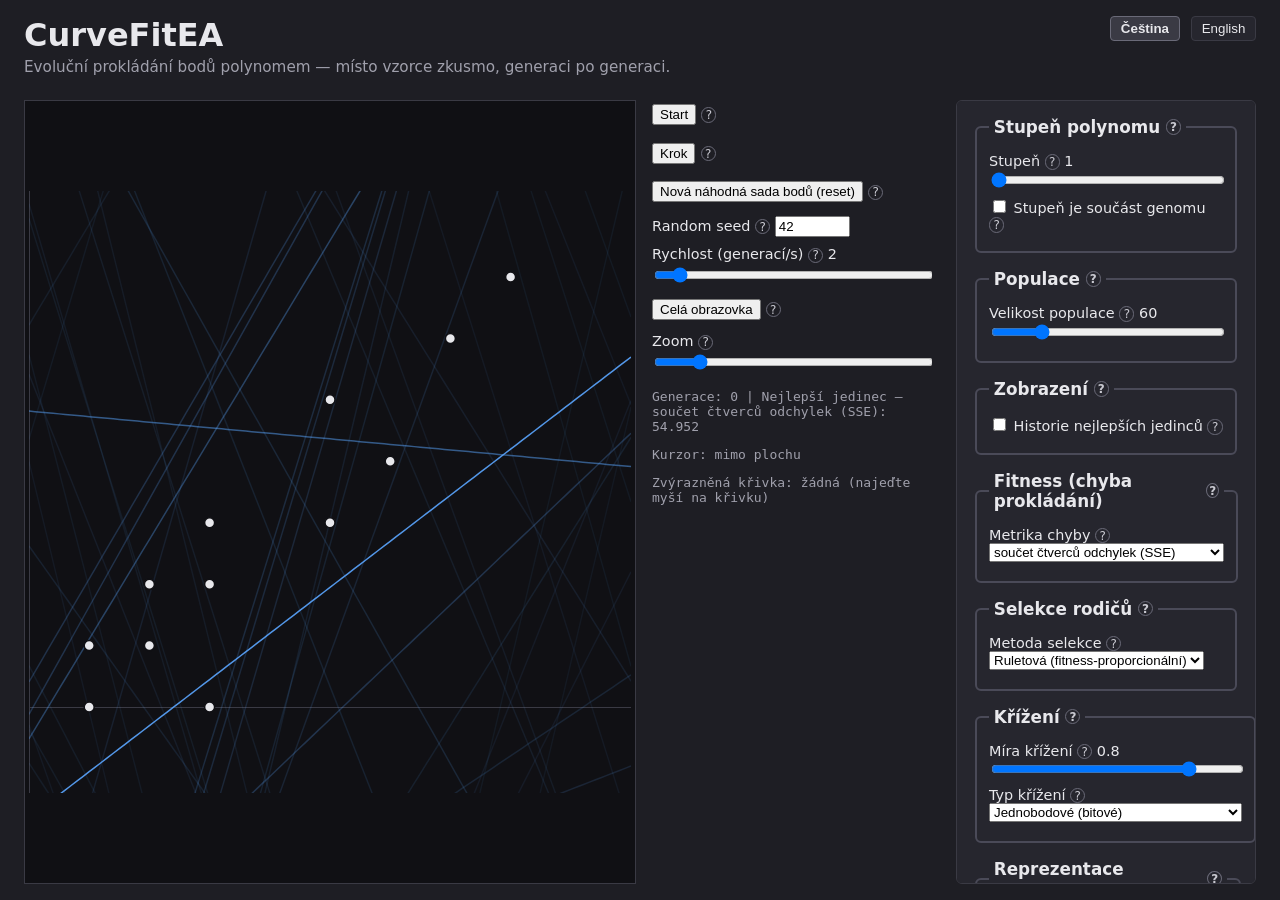
<file: EVA/CurveFitEA/index.html>
<!DOCTYPE html>
<html lang="cs">
<head>
  <meta charset="UTF-8">
  <title data-i18n="page_title">CurveFitEA</title>
  <link rel="stylesheet" href="style.css">
</head>
<body>

  <header>
    <div id="lang-switcher">
      <button type="button" id="lang-cs-btn">Čeština</button>
      <button type="button" id="lang-en-btn">English</button>
    </div>
    <h1>CurveFitEA</h1>
    <p class="subtitle" data-i18n="subtitle"></p>
  </header>

  <main>
    <!-- simulation-wrapper drží plochu i prostřední pruh pohromadě jako jeden
         celek (EvoMice spec 14.2, stejná konvence) — je to i požádaný element
         Fullscreen API (viz main.js). #controls (nastavení evoluce) je
         záměrně mimo. -->
    <div id="simulation-wrapper">
      <!-- Plocha — jen samotný canvas, žádné ovládání ani informace uvnitř
           (co největší čtverec z dostupného místa, nic ho nesmí zmenšovat).
           Zoom (CSS zoom na #canvas-container, viz applyZoom v render.js)
           roztáhne canvas-container nad rozměr #canvas-area, čímž se tu
           (overflow: auto) objeví posuvníky pro výřez; tažením pravým
           tlačítkem myši lze výřez posouvat (panning), viz main.js. -->
      <section id="canvas-area">
        <div id="canvas-container">
          <canvas id="sim-canvas"></canvas>
        </div>
      </section>

      <!-- Ovládání běhu evoluce (start/pauza, krok, reset+seed, rychlost),
           zoom, fullscreen a informační řádky (kurzor, statistika, zvýrazněná
           křivka) — v prostředním pruhu MEZI plochou a panelem nastavení, ne
           nad/přes plochu a ne přes nastavení, ať plocha dostane co největší
           dostupný čtverec (stejná konvence jako EvoMice spec 14.2). -->
      <section id="middle-panel">
        <div id="run-controls">
          <span class="btn-with-help">
            <button type="button" id="start-pause-btn"></button>
            <span class="help-icon" tabindex="0" data-i18n-tooltip="start_pause_btn_tooltip">?</span>
          </span>
          <span class="btn-with-help">
            <button type="button" id="step-btn" data-i18n="step_btn"></button>
            <span class="help-icon" tabindex="0" data-i18n-tooltip="step_btn_tooltip">?</span>
          </span>
          <span class="btn-with-help">
            <button type="button" id="reset-btn" data-i18n="reset_btn"></button>
            <span class="help-icon" tabindex="0" data-i18n-tooltip="reset_btn_tooltip">?</span>
          </span>
          <!-- Seed patří k resetu (stejná konvence jako EvoMice 13.10) —
               reset tlačítko výš vždycky čte aktuální hodnotu tohodle pole. -->
          <label id="seed-control" for="seed-input">
            <span data-i18n="seed_label"></span>
            <span class="help-icon" tabindex="0" data-i18n-tooltip="seed_label_tooltip">?</span>
            <input type="number" id="seed-input" value="42" step="1">
          </label>
          <label id="speed-control" for="speed-slider">
            <span data-i18n="speed_label"></span>
            <span class="help-icon" tabindex="0" data-i18n-tooltip="speed_label_tooltip">?</span>
            <span id="speed-value">2</span>
            <input type="range" id="speed-slider" min="0" max="30" step="1" value="2">
          </label>

          <span class="btn-with-help">
            <button type="button" id="fullscreen-btn"></button>
            <span class="help-icon" tabindex="0" data-i18n-tooltip="fullscreen_btn_tooltip">?</span>
          </span>
          <!-- Zoom patří k zobrazení plochy, ne k nastavení evoluce (stejná
               konvence jako EvoMice 12.3) — proto je tady vedle fullscreen
               tlačítka, ne ve fieldsetu nastavení. -->
          <label id="zoom-control" for="zoom-slider">
            <span data-i18n="zoom_label"></span>
            <span class="help-icon" tabindex="0" data-i18n-tooltip="zoom_label_tooltip">?</span>
            <input type="range" id="zoom-slider" min="0.5" max="4" step="0.1" value="1">
          </label>
        </div>

        <p id="stats-line"></p>
        <p id="cursor-position-line" data-i18n="cursor_position_none"></p>
        <p id="highlighted-curve-line" data-i18n="highlighted_curve_none"></p>
      </section>
    </div>

    <aside id="controls">

      <fieldset>
        <legend>
          <span data-i18n="section_degree_legend"></span>
          <span class="help-icon" tabindex="0" data-i18n-tooltip="section_degree_legend_tooltip">?</span>
        </legend>
        <label for="degree-slider">
          <span data-i18n="degree_label"></span>
          <span class="help-icon" tabindex="0" data-i18n-tooltip="degree_label_tooltip">?</span>
          <span id="degree-value">1</span>
          <input type="range" id="degree-slider" min="1" max="8" step="1" value="1">
        </label>
        <label>
          <input type="checkbox" id="degree-evolves-checkbox">
          <span data-i18n="degree_evolves_label"></span>
          <span class="help-icon" tabindex="0" data-i18n-tooltip="degree_evolves_label_tooltip">?</span>
        </label>
        <label for="degree-mutation-rate-slider"
               data-show-when-checkbox="degree-evolves-checkbox" data-show-when-checked="true">
          <span data-i18n="degree_mutation_rate_label"></span>
          <span class="help-icon" tabindex="0" data-i18n-tooltip="degree_mutation_rate_label_tooltip">?</span>
          <span id="degree-mutation-rate-value">0.1</span>
          <input type="range" id="degree-mutation-rate-slider" min="0" max="1" step="0.05" value="0.1">
        </label>
      </fieldset>

      <fieldset>
        <legend>
          <span data-i18n="section_population_legend"></span>
          <span class="help-icon" tabindex="0" data-i18n-tooltip="section_population_legend_tooltip">?</span>
        </legend>
        <label for="population-size-slider">
          <span data-i18n="population_size_label"></span>
          <span class="help-icon" tabindex="0" data-i18n-tooltip="population_size_label_tooltip">?</span>
          <span id="population-size-value">60</span>
          <input type="range" id="population-size-slider" min="1" max="300" step="1" value="60">
        </label>
      </fieldset>

      <fieldset>
        <legend>
          <span data-i18n="section_display_legend"></span>
          <span class="help-icon" tabindex="0" data-i18n-tooltip="section_display_legend_tooltip">?</span>
        </legend>
        <label>
          <input type="checkbox" id="history-toggle-checkbox">
          <span data-i18n="history_toggle_label"></span>
          <span class="help-icon" tabindex="0" data-i18n-tooltip="history_toggle_label_tooltip">?</span>
        </label>
      </fieldset>

      <fieldset>
        <legend>
          <span data-i18n="section_fitness_legend"></span>
          <span class="help-icon" tabindex="0" data-i18n-tooltip="section_fitness_legend_tooltip">?</span>
        </legend>
        <label for="fitness-type-select">
          <span data-i18n="fitness_type_label"></span>
          <span class="help-icon" tabindex="0" data-i18n-tooltip="fitness_type_label_tooltip">?</span>
          <select id="fitness-type-select">
            <option value="sse" data-i18n="fitness_sse"></option>
            <option value="mae" data-i18n="fitness_mae"></option>
            <option value="max-error" data-i18n="fitness_max_error"></option>
            <option value="hit-count" data-i18n="fitness_hit_count"></option>
          </select>
        </label>
        <label for="fitness-tolerance-slider"
               data-show-when-select="fitness-type-select" data-show-when-value="hit-count">
          <span data-i18n="fitness_tolerance_label"></span>
          <span class="help-icon" tabindex="0" data-i18n-tooltip="fitness_tolerance_label_tooltip">?</span>
          <span id="fitness-tolerance-value">1</span>
          <input type="range" id="fitness-tolerance-slider" min="0.1" max="5" step="0.1" value="1">
        </label>
      </fieldset>

      <fieldset>
        <legend>
          <span data-i18n="section_selection_legend"></span>
          <span class="help-icon" tabindex="0" data-i18n-tooltip="section_selection_legend_tooltip">?</span>
        </legend>
        <label for="selection-method-select">
          <span data-i18n="selection_method_label"></span>
          <span class="help-icon" tabindex="0" data-i18n-tooltip="selection_method_label_tooltip">?</span>
          <select id="selection-method-select">
            <option value="roulette" data-i18n="selection_roulette"></option>
            <option value="tournament" data-i18n="selection_tournament"></option>
          </select>
        </label>
        <!-- Vidět jen pro turnajovou selekci (stejná konvence jako EvoMice
             13.8) — jinde nedává smysl, ne jen dočasně. -->
        <label for="tournament-size-slider"
               data-show-when-select="selection-method-select" data-show-when-value="tournament">
          <span data-i18n="tournament_size_label"></span>
          <span class="help-icon" tabindex="0" data-i18n-tooltip="tournament_size_label_tooltip">?</span>
          <span id="tournament-size-value">3</span>
          <input type="range" id="tournament-size-slider" min="2" max="10" step="1" value="3">
        </label>
      </fieldset>

      <fieldset>
        <legend>
          <span data-i18n="section_crossover_legend"></span>
          <span class="help-icon" tabindex="0" data-i18n-tooltip="section_crossover_legend_tooltip">?</span>
        </legend>
        <label for="crossover-rate-slider">
          <span data-i18n="crossover_rate_label"></span>
          <span class="help-icon" tabindex="0" data-i18n-tooltip="crossover_rate_label_tooltip">?</span>
          <span id="crossover-rate-value">0.8</span>
          <input type="range" id="crossover-rate-slider" min="0" max="1" step="0.05" value="0.8">
        </label>
        <label for="crossover-type-select">
          <span data-i18n="crossover_type_label"></span>
          <span class="help-icon" tabindex="0" data-i18n-tooltip="crossover_type_label_tooltip">?</span>
          <select id="crossover-type-select">
            <option value="one-point" data-i18n="crossover_one_point"></option>
            <option value="multi-point" data-i18n="crossover_multi_point"></option>
            <option value="uniform" data-i18n="crossover_uniform"></option>
            <option value="param-alternate" data-i18n="crossover_param_alternate"></option>
            <option value="line-point" data-i18n="crossover_line_point"></option>
          </select>
        </label>
        <label for="crossover-points-slider"
               data-show-when-select="crossover-type-select" data-show-when-value="multi-point">
          <span data-i18n="crossover_points_label"></span>
          <span class="help-icon" tabindex="0" data-i18n-tooltip="crossover_points_label_tooltip">?</span>
          <span id="crossover-points-value">3</span>
          <input type="range" id="crossover-points-slider" min="2" max="8" step="1" value="3">
        </label>
      </fieldset>

      <fieldset>
        <legend>
          <span data-i18n="section_genome_legend"></span>
          <span class="help-icon" tabindex="0" data-i18n-tooltip="section_genome_legend_tooltip">?</span>
        </legend>
        <label for="genome-transform-select">
          <span data-i18n="genome_transform_label"></span>
          <span class="help-icon" tabindex="0" data-i18n-tooltip="genome_transform_label_tooltip">?</span>
          <select id="genome-transform-select">
            <option value="direct" data-i18n="genome_transform_direct"></option>
            <option value="normalized" data-i18n="genome_transform_normalized"></option>
          </select>
        </label>
        <label for="genome-numeric-select">
          <span data-i18n="genome_numeric_label"></span>
          <span class="help-icon" tabindex="0" data-i18n-tooltip="genome_numeric_label_tooltip">?</span>
          <select id="genome-numeric-select">
            <option value="integer" data-i18n="genome_numeric_integer"></option>
            <option value="fixed" data-i18n="genome_numeric_fixed"></option>
            <option value="float" data-i18n="genome_numeric_float"></option>
          </select>
        </label>
        <label for="genome-fixed-bits-slider"
               data-show-when-select="genome-numeric-select" data-show-when-value="fixed">
          <span data-i18n="genome_fixed_bits_label"></span>
          <span class="help-icon" tabindex="0" data-i18n-tooltip="genome_fixed_bits_label_tooltip">?</span>
          <span id="genome-fixed-bits-value">8</span>
          <input type="range" id="genome-fixed-bits-slider" min="2" max="20" step="1" value="8">
        </label>
      </fieldset>

      <fieldset>
        <legend>
          <span data-i18n="section_mutation_legend"></span>
          <span class="help-icon" tabindex="0" data-i18n-tooltip="section_mutation_legend_tooltip">?</span>
        </legend>
        <label for="mutation-type-select">
          <span data-i18n="mutation_type_label"></span>
          <span class="help-icon" tabindex="0" data-i18n-tooltip="mutation_type_label_tooltip">?</span>
          <select id="mutation-type-select">
            <option value="bit-flip" data-i18n="mutation_bit_flip"></option>
            <option value="gaussian-jump" data-i18n="mutation_gaussian_jump"></option>
          </select>
        </label>
        <label for="mutation-rate-slider"
               data-show-when-select="mutation-type-select" data-show-when-value="bit-flip">
          <span data-i18n="mutation_rate_label"></span>
          <span class="help-icon" tabindex="0" data-i18n-tooltip="mutation_rate_label_tooltip">?</span>
          <span id="mutation-rate-value">0.02</span>
          <input type="range" id="mutation-rate-slider" min="0" max="0.3" step="0.005" value="0.02">
        </label>
        <label for="mutation-sigma-slider"
               data-show-when-select="mutation-type-select" data-show-when-value="gaussian-jump">
          <span data-i18n="mutation_sigma_label"></span>
          <span class="help-icon" tabindex="0" data-i18n-tooltip="mutation_sigma_label_tooltip">?</span>
          <span id="mutation-sigma-value">0.3</span>
          <input type="range" id="mutation-sigma-slider" min="0.01" max="3" step="0.01" value="0.3">
        </label>
      </fieldset>

      <fieldset>
        <legend>
          <span data-i18n="section_elitism_legend"></span>
          <span class="help-icon" tabindex="0" data-i18n-tooltip="section_elitism_legend_tooltip">?</span>
        </legend>
        <!-- Náhrada generace nad elitismem (stejná konvence jako EvoMice
             13.9) — jsou to dvě nezávislé osy, viz tooltipy. -->
        <label for="replacement-mode-select">
          <span data-i18n="replacement_mode_label"></span>
          <span class="help-icon" tabindex="0" data-i18n-tooltip="replacement_mode_label_tooltip">?</span>
          <select id="replacement-mode-select">
            <option value="full" data-i18n="replacement_full"></option>
            <option value="partial" data-i18n="replacement_partial"></option>
          </select>
        </label>
        <label for="replacement-percent-slider"
               data-show-when-select="replacement-mode-select" data-show-when-value="partial">
          <span data-i18n="replacement_percent_label"></span>
          <span class="help-icon" tabindex="0" data-i18n-tooltip="replacement_percent_label_tooltip">?</span>
          <span id="replacement-percent-value">50</span>
          <input type="range" id="replacement-percent-slider" min="1" max="100" step="1" value="50">
        </label>
        <label for="elite-count-slider">
          <span data-i18n="elite_count_label"></span>
          <span class="help-icon" tabindex="0" data-i18n-tooltip="elite_count_label_tooltip">?</span>
          <span id="elite-count-value">0</span>
          <input type="range" id="elite-count-slider" min="0" max="20" step="1" value="0">
        </label>
      </fieldset>

      <fieldset>
        <legend>
          <span data-i18n="section_reset_legend"></span>
          <span class="help-icon" tabindex="0" data-i18n-tooltip="section_reset_legend_tooltip">?</span>
        </legend>
        <span class="btn-with-help">
          <button type="button" id="reset-defaults-btn" data-i18n="reset_defaults_btn"></button>
          <span class="help-icon" tabindex="0" data-i18n-tooltip="reset_defaults_btn_tooltip">?</span>
        </span>
      </fieldset>

    </aside>
  </main>

  <!-- Pořadí scriptů je důležité: žádný build krok, sdílejí globální scope. -->
  <!-- i18n musí být načtené první — slovníky a mechanika překladu, na které
       se odkazují všechny ostatní moduly (statické texty i ty generované za
       běhu v main.js). -->
  <script src="js/i18n/cs.js"></script>
  <script src="js/i18n/en.js"></script>
  <script src="js/i18n.js"></script>
  <script src="js/rng.js"></script>
  <script src="js/model.js"></script>
  <script src="js/ga.js"></script>
  <script src="js/render.js"></script>
  <script src="js/input.js"></script>
  <script src="js/main.js"></script>
  <!-- defaults.js záměrně poslední: potřebuje resetEverything()/
       refreshSliderDisplays()/... z main.js a nejdřív se má proběhnout
       výchozí inicializace, než ho tenhle skript aplikací DEFAULT_SETTINGS
       případně přepíše. -->
  <script src="js/defaults.js"></script>
</body>
</html>
</file>
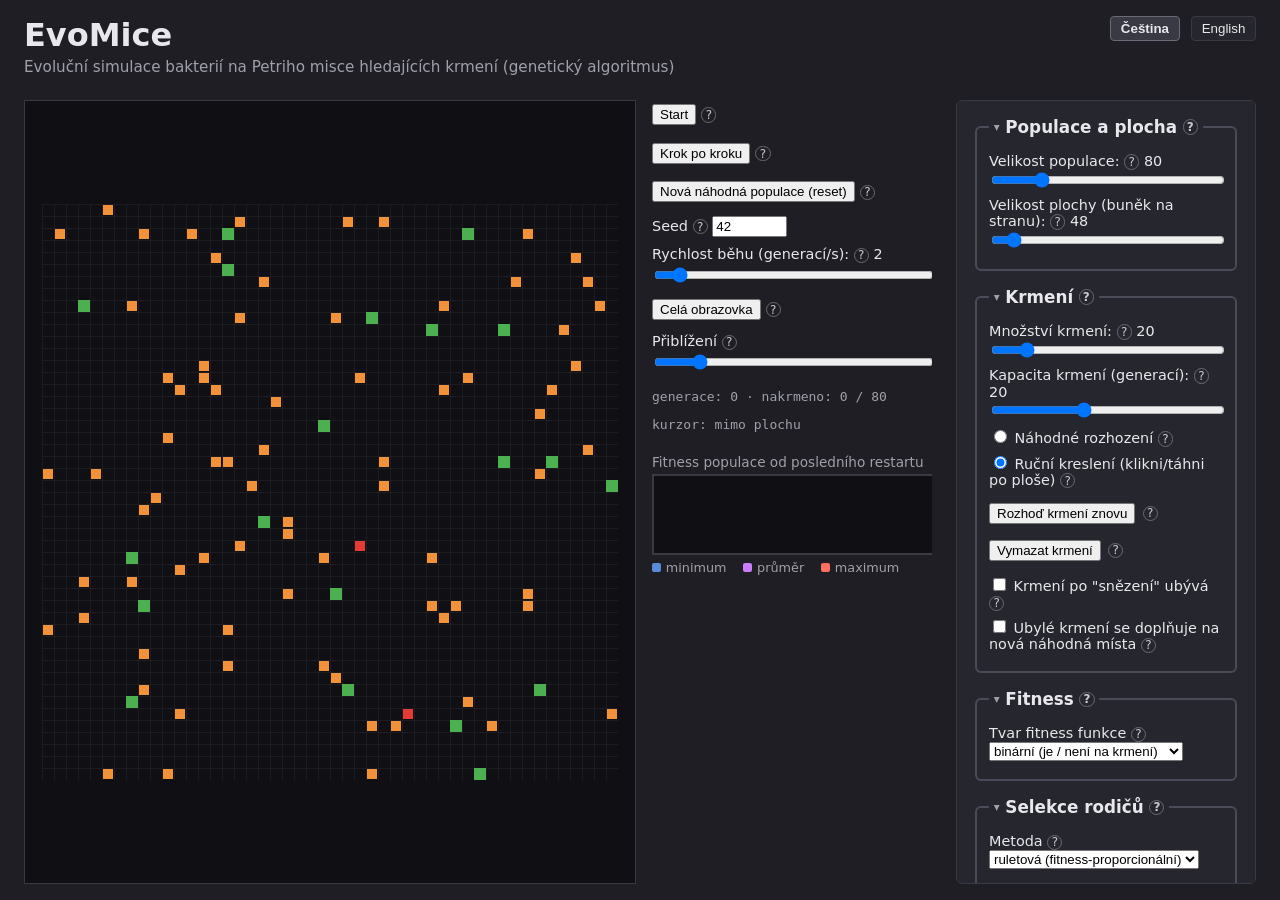
<file: EVA/EvoMice/index.html>
<!DOCTYPE html>
<html lang="cs">
<head>
  <meta charset="UTF-8">
  <title data-i18n="page_title">EvoMice</title>
  <link rel="stylesheet" href="style.css">
</head>
<body>

  <header>
    <div id="lang-switcher">
      <button type="button" id="lang-cs-btn">Čeština</button>
      <button type="button" id="lang-en-btn">English</button>
    </div>
    <h1>EvoMice</h1>
    <p class="subtitle" data-i18n="subtitle"></p>
  </header>

  <main>
    <!-- simulation-wrapper drží plochu i prostřední pruh pohromadě jako
         jeden celek (spec 14.2) — je to i požádaný element Fullscreen API
         (viz main.js), ať se ve fullscreenu ukáže obojí, ne jen holá
         plocha. #controls (nastavení) je záměrně mimo, stejně jako dřív. -->
    <div id="simulation-wrapper">
      <!-- Plocha (Petriho miska) — jen samotný canvas, žádné ovládání ani
           informace uvnitř (spec 14.2: co největší čtverec, nic ho nesmí
           zmenšovat). Zoom (CSS zoom na #canvas-container, viz applyZoom v
           render.js) roztáhne canvas-container nad rozměr #canvas-area,
           čímž se tu (overflow: auto) objeví posuvníky pro výřez; tažením
           pravým tlačítkem myši lze výřez posouvat (panning), viz
           attachCanvasPanning() v main.js. -->
      <section id="canvas-area">
        <div id="canvas-container">
          <canvas id="sim-canvas"></canvas>
        </div>
      </section>

      <!-- Ovládání běhu simulace (start/pauza, krok, reset, seed, rychlost),
           zoom, fullscreen, souřadnice kurzoru a graf fitness — to všechno
           žije v prostředním pruhu MEZI plochou a panelem nastavení (spec
           14.2), ne nad/přes plochu a ne přes nastavení, ať plocha dostane
           co největší dostupný čtverec. -->
      <section id="middle-panel">
        <div id="run-controls">
          <span class="btn-with-help">
            <button type="button" id="start-pause-btn"></button>
            <span class="help-icon" tabindex="0" data-i18n-tooltip="start_pause_btn_tooltip">?</span>
          </span>
          <span class="btn-with-help">
            <button type="button" id="step-btn" data-i18n="step_btn"></button>
            <span class="help-icon" tabindex="0" data-i18n-tooltip="step_btn_tooltip">?</span>
          </span>
          <span class="btn-with-help">
            <button type="button" id="reset-btn" data-i18n="reset_btn"></button>
            <span class="help-icon" tabindex="0" data-i18n-tooltip="reset_btn_tooltip">?</span>
          </span>
          <!-- Seed patří k resetu (spec 13.10, spec 4 "Inicializace") — reset
               tlačítko výš vždycky čte aktuální hodnotu tohodle pole, žádné
               samostatné "nastavit seed" tlačítko navíc není potřeba. -->
          <label id="seed-control" for="seed-input">
            <span data-i18n="seed_label"></span>
            <span class="help-icon" tabindex="0" data-i18n-tooltip="seed_label_tooltip">?</span>
            <input type="number" id="seed-input" value="42" step="1">
          </label>
          <label id="speed-control" for="speed-slider">
            <span data-i18n="speed_label"></span>
            <span class="help-icon" tabindex="0" data-i18n-tooltip="speed_label_tooltip">?</span>
            <span id="speed-value">2</span>
            <input type="range" id="speed-slider" min="0" max="30" step="1" value="2">
          </label>

          <span class="btn-with-help">
            <button type="button" id="fullscreen-btn"></button>
            <span class="help-icon" tabindex="0" data-i18n-tooltip="fullscreen_btn_tooltip">?</span>
          </span>
          <!-- Zoom patří k zobrazení plochy, ne k nastavení simulace (spec
               12.3) — proto je tady vedle fullscreen tlačítka, ne ve
               fieldsetu nastavení. -->
          <label id="zoom-control" for="zoom-slider">
            <span data-i18n="zoom_label"></span>
            <span class="help-icon" tabindex="0" data-i18n-tooltip="zoom_label_tooltip">?</span>
            <input type="range" id="zoom-slider" min="0.5" max="4" step="0.1" value="1">
          </label>
        </div>

        <p id="stats-line"></p>
        <p id="cursor-position-line" data-i18n="cursor_position_none"></p>

        <div id="fitness-chart-area">
          <p class="chart-title" data-i18n="fitness_chart_title"></p>
          <canvas id="fitness-chart-canvas" width="320" height="90"></canvas>
          <p class="chart-legend">
            <span class="legend-swatch legend-swatch-min"></span><span data-i18n="fitness_chart_legend_min"></span>
            <span class="legend-swatch legend-swatch-avg"></span><span data-i18n="fitness_chart_legend_avg"></span>
            <span class="legend-swatch legend-swatch-max"></span><span data-i18n="fitness_chart_legend_max"></span>
          </p>
        </div>
      </section>
    </div>

    <aside id="controls">

      <fieldset>
        <legend>
          <span data-i18n="section_population_legend"></span>
          <span class="help-icon" tabindex="0" data-i18n-tooltip="section_population_legend_tooltip">?</span>
        </legend>
        <label for="population-size-slider">
          <span data-i18n="population_size_label"></span>
          <span class="help-icon" tabindex="0" data-i18n-tooltip="population_size_label_tooltip">?</span>
          <span id="population-size-value">80</span>
          <input type="range" id="population-size-slider" min="1" max="400" step="1" value="80">
        </label>
        <label for="grid-size-slider">
          <span data-i18n="grid_size_label"></span>
          <span class="help-icon" tabindex="0" data-i18n-tooltip="grid_size_label_tooltip">?</span>
          <span id="grid-size-value">48</span>
          <input type="range" id="grid-size-slider" min="8" max="512" step="1" value="48">
        </label>
      </fieldset>

      <fieldset>
        <legend>
          <span data-i18n="section_food_legend"></span>
          <span class="help-icon" tabindex="0" data-i18n-tooltip="section_food_legend_tooltip">?</span>
        </legend>
        <label for="food-count-slider">
          <span data-i18n="food_count_label"></span>
          <span class="help-icon" tabindex="0" data-i18n-tooltip="food_count_label_tooltip">?</span>
          <span id="food-count-value">20</span>
          <input type="range" id="food-count-slider" min="1" max="150" step="1" value="20">
        </label>
        <label for="food-capacity-slider">
          <span data-i18n="food_capacity_label"></span>
          <span class="help-icon" tabindex="0" data-i18n-tooltip="food_capacity_label_tooltip">?</span>
          <span id="food-capacity-value">20</span>
          <input type="range" id="food-capacity-slider" min="1" max="50" step="1" value="20">
        </label>
        <label>
          <input type="radio" name="food-mode" id="food-mode-random" value="random">
          <span data-i18n="food_mode_random"></span>
          <span class="help-icon" tabindex="0" data-i18n-tooltip="food_mode_random_tooltip">?</span>
        </label>
        <!-- Výchozí volba je "ruční kreslení" (spec 13.1) — počáteční krmení
             ale i tak vznikne náhodným rozhozením (viz resetSimulation() v
             main.js, parametr forceRandomFoodSeed), jen se to v UI zobrazí
             jako by uživatel měl zvolený ruční režim. -->
        <label>
          <input type="radio" name="food-mode" id="food-mode-manual" value="manual" checked>
          <span data-i18n="food_mode_manual"></span>
          <span class="help-icon" tabindex="0" data-i18n-tooltip="food_mode_manual_tooltip">?</span>
        </label>
        <span class="btn-with-help">
          <button type="button" id="regenerate-food-btn" data-i18n="regenerate_food_btn"></button>
          <span class="help-icon" tabindex="0" data-i18n-tooltip="regenerate_food_btn_tooltip">?</span>
        </span>
        <span class="btn-with-help">
          <button type="button" id="clear-food-btn" data-i18n="clear_food_btn"></button>
          <span class="help-icon" tabindex="0" data-i18n-tooltip="clear_food_btn_tooltip">?</span>
        </span>
        <label>
          <input type="checkbox" id="food-depletes-checkbox">
          <span data-i18n="food_depletes_label"></span>
          <span class="help-icon" tabindex="0" data-i18n-tooltip="food_depletes_label_tooltip">?</span>
        </label>
        <label>
          <input type="checkbox" id="food-replenishes-checkbox">
          <span data-i18n="food_replenishes_label"></span>
          <span class="help-icon" tabindex="0" data-i18n-tooltip="food_replenishes_label_tooltip">?</span>
        </label>
      </fieldset>

      <fieldset>
        <legend>
          <span data-i18n="section_fitness_legend"></span>
          <span class="help-icon" tabindex="0" data-i18n-tooltip="section_fitness_legend_tooltip">?</span>
        </legend>
        <label for="fitness-type-select">
          <span data-i18n="fitness_type_label"></span>
          <span class="help-icon" tabindex="0" data-i18n-tooltip="fitness_type_label_tooltip">?</span>
          <select id="fitness-type-select">
            <option value="binary" data-i18n="fitness_binary"></option>
            <option value="continuous" data-i18n="fitness_continuous"></option>
          </select>
        </label>
      </fieldset>

      <fieldset>
        <legend>
          <span data-i18n="section_selection_legend"></span>
          <span class="help-icon" tabindex="0" data-i18n-tooltip="section_selection_legend_tooltip">?</span>
        </legend>
        <label for="selection-method-select">
          <span data-i18n="selection_method_label"></span>
          <span class="help-icon" tabindex="0" data-i18n-tooltip="selection_method_label_tooltip">?</span>
          <select id="selection-method-select">
            <option value="roulette" data-i18n="selection_roulette"></option>
            <option value="tournament" data-i18n="selection_tournament"></option>
          </select>
        </label>
        <!-- Vidět jen pro turnajovou selekci (spec 13.8) — jinde nedává
             smysl, ne jen dočasně jako u spec 13.4, proto se rovnou celá
             skrývá (viz updateConditionalControlsVisibility() v main.js). -->
        <label for="tournament-size-slider"
               data-show-when-select="selection-method-select" data-show-when-value="tournament">
          <span data-i18n="tournament_size_label"></span>
          <span class="help-icon" tabindex="0" data-i18n-tooltip="tournament_size_label_tooltip">?</span>
          <span id="tournament-size-value">3</span>
          <input type="range" id="tournament-size-slider" min="2" max="10" step="1" value="3">
        </label>
      </fieldset>

      <fieldset>
        <legend>
          <span data-i18n="section_crossover_legend"></span>
          <span class="help-icon" tabindex="0" data-i18n-tooltip="section_crossover_legend_tooltip">?</span>
        </legend>
        <label for="crossover-rate-slider">
          <span data-i18n="crossover_rate_label"></span>
          <span class="help-icon" tabindex="0" data-i18n-tooltip="crossover_rate_label_tooltip">?</span>
          <span id="crossover-rate-value">0.8</span>
          <input type="range" id="crossover-rate-slider" min="0" max="1" step="0.05" value="0.8">
        </label>
        <label for="crossover-type-select">
          <span data-i18n="crossover_type_label"></span>
          <span class="help-icon" tabindex="0" data-i18n-tooltip="crossover_type_label_tooltip">?</span>
          <select id="crossover-type-select">
            <option value="xy-split" data-i18n="crossover_xy_split"></option>
            <option value="one-point" data-i18n="crossover_one_point"></option>
            <option value="multi-point" data-i18n="crossover_multi_point"></option>
            <option value="uniform" data-i18n="crossover_uniform"></option>
            <option value="line-point" data-i18n="crossover_line_point"></option>
            <option value="rectangle-point" data-i18n="crossover_rectangle_point"></option>
          </select>
        </label>
        <label for="crossover-points-slider"
               data-show-when-select="crossover-type-select" data-show-when-value="multi-point">
          <span data-i18n="crossover_points_label"></span>
          <span class="help-icon" tabindex="0" data-i18n-tooltip="crossover_points_label_tooltip">?</span>
          <span id="crossover-points-value">3</span>
          <input type="range" id="crossover-points-slider" min="2" max="8" step="1" value="3">
        </label>
      </fieldset>

      <fieldset>
        <legend>
          <span data-i18n="section_mutation_legend"></span>
          <span class="help-icon" tabindex="0" data-i18n-tooltip="section_mutation_legend_tooltip">?</span>
        </legend>
        <label for="mutation-type-select">
          <span data-i18n="mutation_type_label"></span>
          <span class="help-icon" tabindex="0" data-i18n-tooltip="mutation_type_label_tooltip">?</span>
          <select id="mutation-type-select">
            <option value="bit-flip" data-i18n="mutation_bit_flip"></option>
            <option value="geometric-jump" data-i18n="mutation_geometric_jump"></option>
          </select>
        </label>
        <label for="mutation-rate-slider"
               data-show-when-select="mutation-type-select" data-show-when-value="bit-flip">
          <span data-i18n="mutation_rate_label"></span>
          <span class="help-icon" tabindex="0" data-i18n-tooltip="mutation_rate_label_tooltip">?</span>
          <span id="mutation-rate-value">0.02</span>
          <input type="range" id="mutation-rate-slider" min="0" max="0.3" step="0.005" value="0.02">
        </label>
        <label for="mutation-jump-radius-slider"
               data-show-when-select="mutation-type-select" data-show-when-value="geometric-jump">
          <span data-i18n="mutation_jump_radius_label"></span>
          <span class="help-icon" tabindex="0" data-i18n-tooltip="mutation_jump_radius_label_tooltip">?</span>
          <span id="mutation-jump-radius-value">3</span>
          <input type="range" id="mutation-jump-radius-slider" min="1" max="20" step="1" value="3">
        </label>
      </fieldset>

      <fieldset>
        <legend>
          <span data-i18n="section_elitism_legend"></span>
          <span class="help-icon" tabindex="0" data-i18n-tooltip="section_elitism_legend_tooltip">?</span>
        </legend>
        <!-- Náhrada generace nad elitismem (spec 13.9) — jsou to dvě
             nezávislé osy (viz tooltip u elite_count_label_tooltip a
             section_elitism_legend_tooltip pro rozdíl), ale koncepčně
             "kolik se toho vymění" dává smysl číst dřív než "co z toho
             přežije navíc". -->
        <label for="replacement-mode-select">
          <span data-i18n="replacement_mode_label"></span>
          <span class="help-icon" tabindex="0" data-i18n-tooltip="replacement_mode_label_tooltip">?</span>
          <select id="replacement-mode-select">
            <option value="full" data-i18n="replacement_full"></option>
            <option value="partial" data-i18n="replacement_partial"></option>
          </select>
        </label>
        <label for="replacement-percent-slider"
               data-show-when-select="replacement-mode-select" data-show-when-value="partial">
          <span data-i18n="replacement_percent_label"></span>
          <span class="help-icon" tabindex="0" data-i18n-tooltip="replacement_percent_label_tooltip">?</span>
          <span id="replacement-percent-value">50</span>
          <input type="range" id="replacement-percent-slider" min="1" max="100" step="1" value="50">
        </label>
        <label for="elite-count-slider">
          <span data-i18n="elite_count_label"></span>
          <span class="help-icon" tabindex="0" data-i18n-tooltip="elite_count_label_tooltip">?</span>
          <span id="elite-count-value">0</span>
          <input type="range" id="elite-count-slider" min="0" max="20" step="1" value="0">
        </label>
      </fieldset>

      <fieldset>
        <legend>
          <span data-i18n="section_saveload_legend"></span>
          <span class="help-icon" tabindex="0" data-i18n-tooltip="section_saveload_legend_tooltip">?</span>
        </legend>
        <!-- Reset na výchozí (spec 13.5) je logicky nejblíž save/load
             kódu — stejně jako "načíst uložený stav", jen se místo dat z
             cookie/odkazu použije DEFAULT_SETTINGS z js/save-load.js. -->
        <span class="btn-with-help">
          <button type="button" id="reset-defaults-btn" data-i18n="reset_defaults_btn"></button>
          <span class="help-icon" tabindex="0" data-i18n-tooltip="reset_defaults_btn_tooltip">?</span>
        </span>
        <label>
          <input type="checkbox" id="saveload-include-board-checkbox">
          <span data-i18n="saveload_include_board_label"></span>
          <span class="help-icon" tabindex="0" data-i18n-tooltip="saveload_include_board_label_tooltip">?</span>
        </label>
        <span class="btn-with-help">
          <button type="button" id="save-cookie-btn" data-i18n="save_cookie_btn"></button>
          <span class="help-icon" tabindex="0" data-i18n-tooltip="save_cookie_btn_tooltip">?</span>
        </span>
        <span class="btn-with-help">
          <button type="button" id="load-cookie-btn" data-i18n="load_cookie_btn"></button>
          <span class="help-icon" tabindex="0" data-i18n-tooltip="load_cookie_btn_tooltip">?</span>
        </span>
        <span class="btn-with-help">
          <button type="button" id="clear-cookie-btn" data-i18n="clear_cookie_btn"></button>
          <span class="help-icon" tabindex="0" data-i18n-tooltip="clear_cookie_btn_tooltip">?</span>
        </span>
        <span class="btn-with-help">
          <button type="button" id="save-link-btn" data-i18n="save_link_btn"></button>
          <span class="help-icon" tabindex="0" data-i18n-tooltip="save_link_btn_tooltip">?</span>
        </span>
        <label for="save-link-output">
          <span data-i18n="save_link_output_label"></span>
          <input type="text" id="save-link-output" readonly>
        </label>
        <p id="saveload-status-line"></p>
      </fieldset>

    </aside>
  </main>

  <!-- Pořadí scriptů je důležité: žádný build krok, sdílejí globální scope. -->
  <!-- i18n musí být načtené první — slovníky a mechanika překladu, na které
       se odkazují všechny ostatní moduly (statické texty i ty generované
       za běhu v main.js). -->
  <script src="js/i18n/cs.js"></script>
  <script src="js/i18n/en.js"></script>
  <script src="js/i18n.js"></script>
  <script src="js/rng.js"></script>
  <script src="js/genome.js"></script>
  <script src="js/ga.js"></script>
  <script src="js/render.js"></script>
  <script src="js/fitness-chart.js"></script>
  <script src="js/input.js"></script>
  <script src="js/main.js"></script>
  <!-- save-load.js záměrně poslední: potřebuje resetSimulation()/stopRunning()/
       redraw() z main.js a nejdřív se má proběhnout výchozí resetSimulation()
       z main.js, než ho tenhle skript případně přepíše daty z URL (spec 12.5). -->
  <script src="js/save-load.js"></script>
</body>
</html>
</file>
<file: EVA/CurveFitEA/style.css>
/* CurveFitEA — základní vzhled stránky. Layout převzatý ze stejné osvědčené
   konvence jako EvoMice (spec 14.2 — CSS Grid, ne flexbox, viz EvoMice
   PROGRESS.md pro historii, proč): plocha (čtverec) + prostřední pruh
   (ovládání běhu) + panel nastavení evoluce, responzivní landscape/portrait. */

html, body {
  height: 100%;
}

@media (orientation: portrait) {
  html, body {
    height: auto;
    min-height: 100%;
  }
}

body {
  font-family: system-ui, sans-serif;
  margin: 0;
  padding: 0;
  background: #1e1e24;
  color: #e8e8ec;
  display: grid;
  grid-template-rows: auto 1fr;
  overflow: hidden;
}

@media (orientation: portrait) {
  body {
    overflow: visible;
  }
}

header {
  padding: 1rem 1.5rem 0.5rem 1.5rem;
  position: relative;
}

#lang-switcher {
  position: absolute;
  top: 1rem;
  right: 1.5rem;
}

#lang-switcher button {
  background: #26262e;
  color: #e8e8ec;
  border: 1px solid #3a3a44;
  border-radius: 4px;
  padding: 0.25rem 0.6rem;
  margin-left: 0.4rem;
  cursor: pointer;
}

#lang-switcher button[aria-pressed="true"] {
  background: #3a3a44;
  font-weight: bold;
  border-color: #6a6a78;
}

header h1 {
  margin: 0;
}

header .subtitle {
  margin: 0.25rem 0 0 0;
  color: #a0a0ac;
  font-size: 0.95rem;
}

main {
  display: grid;
  /* Výchozí (portrait/mobil): jeden sloupec, vše pod sebou, stránka roluje
     přirozeně celá. Landscape (víc šířky než výšky) přepne na dva sloupce
     beze scrollu stránky — viz media query níže. */
  grid-template-columns: 1fr;
  gap: 1rem;
  padding: 1rem 1.5rem;
  min-height: 0;
}

@media (orientation: landscape) {
  main {
    grid-template-columns: minmax(0, 1fr) 300px;
    gap: 1.5rem;
    min-height: 0;
    overflow: hidden;
  }
}

/* simulation-wrapper drží plochu i prostřední pruh pohromadě — i jako jeden
   požádaný element Fullscreen API (viz main.js). Portrait: sloupec (plocha
   nahoře, prostřední pruh pod ní). Landscape: dva sloupce vedle sebe, plocha
   první — dostane zbylou šířku/výšku jako čtverec. */
#simulation-wrapper {
  display: grid;
  grid-template-columns: 1fr;
  gap: 1rem;
  min-height: 0;
  min-width: 0;
}

@media (orientation: landscape) {
  #simulation-wrapper {
    grid-template-columns: minmax(0, 1fr) 280px;
    min-height: 0;
    overflow: hidden;
  }
}

#simulation-wrapper.is-fullscreen {
  position: fixed;
  inset: 0;
  z-index: 100;
  background: #1e1e24;
  padding: 1rem;
  box-sizing: border-box;
  overflow: auto;
}

/* Plocha — co největší čtverec z dostupného místa. #canvas-area samo o sobě
   nemá pevnou velikost (dostane ji grid sloupcem/řádkem výš), jen vycentruje
   #canvas-container uvnitř sebe — skutečnou stranu čtverce dopočítává JS
   (updateCanvasSize() v main.js). `overflow: auto`: při zoomu > 1 je
   #canvas-container větší než #canvas-area, což samo vyvolá posuvníky pro
   výřez. */
#canvas-area {
  display: flex;
  align-items: center;
  justify-content: center;
  min-height: 0;
  min-width: 0;
  overflow: auto;
  border: 1px solid #3a3a44;
  background: #101014;
}

@media (orientation: portrait) {
  #canvas-area {
    width: 100%;
    aspect-ratio: 1;
  }
}

#canvas-container {
  display: inline-block;
}

#sim-canvas {
  display: block;
}

/* Prostřední pruh: ovládání běhu, zoom, fullscreen, informační řádky —
   mezi plochou a panelem nastavení, nikdy přes ně. */
#middle-panel {
  display: flex;
  flex-direction: column;
  gap: 0.6rem;
  min-height: 0;
  min-width: 0;
}

#middle-panel > * {
  min-width: 0;
}

@media (orientation: landscape) {
  #middle-panel {
    overflow-y: auto;
    /* Bez explicitního overflow-x by CSS spec (kombinace "visible" s jinou
       hodnotou na druhé ose) tiše změnilo i tuhle osu na "auto" — nechtěný
       vodorovný scrollbar i když obsah nikdy nepotřebuje šířku navíc
       (ověřeno screenshotem). */
    overflow-x: hidden;
  }
}

#run-controls {
  display: flex;
  flex-direction: column;
  gap: 0.6rem;
}

#run-controls .btn-with-help {
  display: block;
}

#run-controls .btn-with-help button {
  max-width: 100%;
  white-space: normal;
  text-align: left;
}

#zoom-control,
#speed-control,
#seed-control {
  display: block;
  font-size: 0.9rem;
}

#zoom-control input[type="range"],
#speed-control input[type="range"] {
  display: block;
  width: 100%;
  margin-top: 0.25rem;
}

#seed-control input[type="number"] {
  width: 5em;
}

#controls {
  min-height: 0;
  min-width: 0;
  overflow-y: auto;
  overflow-x: hidden; /* stejný důvod jako #middle-panel výš */
  background: #26262e;
  border: 1px solid #3a3a44;
  border-radius: 6px;
  padding: 1rem;
}

#controls fieldset {
  border: 2px solid #4a4a58;
  border-radius: 6px;
  margin-bottom: 1rem;
  padding: 0.6rem 0.75rem 0.75rem 0.75rem;
}

#controls legend {
  display: flex;
  align-items: center;
  gap: 0.35rem;
  font-size: 1.05rem;
  font-weight: bold;
  padding: 0 0.3rem;
}

.btn-with-help {
  display: inline-flex;
  align-items: center;
  gap: 0.2rem;
  margin: 0.25rem 0.25rem 0.25rem 0;
}

.btn-with-help button {
  margin: 0;
}

/* --- Tooltip ikonky ("?" v kroužku) --------------------------------------
   Čistě CSS bublina: text je v atributu data-tooltip (naplní ho i18n.js) a
   zobrazí se přes ::after / content: attr(...). */
.help-icon {
  display: inline-flex;
  align-items: center;
  justify-content: center;
  width: 1.1em;
  height: 1.1em;
  border-radius: 50%;
  border: 1px solid #6a6a78;
  color: #c8c8d0;
  font-size: 0.75rem;
  line-height: 1;
  cursor: help;
  position: relative;
  user-select: none;
}

.help-icon:hover,
.help-icon:focus {
  outline: none;
  border-color: #e8b84b;
  color: #e8b84b;
}

.help-icon::after {
  content: attr(data-tooltip);
  position: absolute;
  left: 50%;
  bottom: 135%;
  transform: translateX(-50%);
  background: #101014;
  border: 1px solid #3a3a44;
  color: #e8e8ec;
  padding: 0.4rem 0.6rem;
  border-radius: 4px;
  font-size: 0.8rem;
  font-weight: normal;
  white-space: normal;
  width: max-content;
  max-width: 220px;
  z-index: 20;
  visibility: hidden;
  opacity: 0;
  transition: opacity 0.15s ease;
  pointer-events: none;
}

.help-icon:hover::after,
.help-icon:focus::after {
  visibility: visible;
  opacity: 1;
}

#controls label {
  display: block;
  margin: 0.4rem 0;
  font-size: 0.9rem;
}

#controls input[type="range"] {
  width: 100%;
}

#controls button {
  margin: 0.25rem 0.25rem 0.25rem 0;
}

#stats-line {
  font-family: monospace;
  color: #a0a0ac;
  margin: 0.5rem 0 0 0;
}

#cursor-position-line,
#highlighted-curve-line {
  font-family: monospace;
  color: #a0a0ac;
  margin: 0.2rem 0 0 0;
}
</file>
<file: EVA/EvoMice/style.css>
/* EvoMice — základní vzhled stránky */

/* --- Layout: CSS Grid (spec 12.1, přestavěno pro responzivní čtverec 14.2) -
   Grid místo flexboxu ze stejného důvodu jako v12.1: každá úroveň dostane
   explicitní řádky/sloupce s pevnou/`1fr` výškou, takže `min-height: 0` na
   vnořených scroll kontejnerech má vždycky jasně dané "od čeho" omezovat.

   Landscape vs. portrait (spec 14.2 — plocha má dostat co největší čtverec
   z dostupného prostoru, layout se má přizpůsobit i za běhu při resize):
   na šířku (landscape) je `main` i `#simulation-wrapper` dvousloupcové a
   stránka sama nescroluje (rolují jen vnitřní panely nezávisle); na výšku
   (portrait, typicky mobil) se všechno zarovná do jednoho sloupce pod sebe
   a roluje se přirozeně celá stránka — vnořený nezávislý scroll dvou/tří
   panelů najednou by na malém mobilním displeji dával horší UX než jedno
   přirozené rolování. */
html, body {
  height: 100%;
}

@media (orientation: portrait) {
  html, body {
    height: auto;
    min-height: 100%;
  }
}

body {
  font-family: system-ui, sans-serif;
  margin: 0;
  padding: 0;
  background: #1e1e24;
  color: #e8e8ec;
  display: grid;
  /* header podle obsahu, main vyplní zbytek (patička zrušena, spec 13.3). */
  grid-template-rows: auto 1fr;
  overflow: hidden;
}

@media (orientation: portrait) {
  body {
    overflow: visible;
  }
}

header {
  padding: 1rem 1.5rem 0.5rem 1.5rem;
  position: relative;
}

#lang-switcher {
  position: absolute;
  top: 1rem;
  right: 1.5rem;
}

#lang-switcher button {
  background: #26262e;
  color: #e8e8ec;
  border: 1px solid #3a3a44;
  border-radius: 4px;
  padding: 0.25rem 0.6rem;
  margin-left: 0.4rem;
  cursor: pointer;
}

#lang-switcher button[aria-pressed="true"] {
  background: #3a3a44;
  font-weight: bold;
  border-color: #6a6a78;
}

header h1 {
  margin: 0;
}

header .subtitle {
  margin: 0.25rem 0 0 0;
  color: #a0a0ac;
  font-size: 0.95rem;
}

main {
  display: grid;
  /* Výchozí (portrait/mobil): jeden sloupec, vše pod sebou, stránka roluje
     přirozeně celá (viz body/html výš). Landscape (víc šířky než výšky)
     přepne na dva sloupce beze scrollu stránky — viz media query níže. */
  grid-template-columns: 1fr;
  gap: 1rem;
  padding: 1rem 1.5rem;
  min-height: 0;
}

@media (orientation: landscape) {
  main {
    /* Simulace (plocha + prostřední pruh) dostane zbylou šířku, panel
       nastavení pevných 300px. min-height: 0, ať mají potomci s vlastním
       scrollem (#controls, #middle-panel) od čeho omezovat svou výšku —
       jinak by se grid řádek prostě zvětšil podle obsahu (viz historie
       v2.5/v3, spec 12.1). */
    grid-template-columns: minmax(0, 1fr) 300px;
    gap: 1.5rem;
    min-height: 0;
    overflow: hidden;
  }
}

/* simulation-wrapper drží plochu i prostřední pruh pohromadě (spec 14.2) —
   i jako jeden požádaný element Fullscreen API (viz main.js). Portrait:
   sloupec (plocha nahoře, prostřední pruh pod ní). Landscape: dva sloupce
   vedle sebe, plocha první — dostane zbylou šířku/výšku jako čtverec. */
#simulation-wrapper {
  display: grid;
  grid-template-columns: 1fr;
  gap: 1rem;
  min-height: 0;
  min-width: 0;
}

@media (orientation: landscape) {
  #simulation-wrapper {
    grid-template-columns: minmax(0, 1fr) 280px;
    min-height: 0;
    overflow: hidden;
  }
}

/* Fullscreen (spec 10.6, přestavěno pro 14.2): #simulation-wrapper (plocha
   + prostřední pruh) je teď požádaný element Fullscreen API, ne holé
   #canvas-area — ať uživatel má ve fullscreenu pořád ovládání a graf, jen
   bez panelu nastavení (spec 10.6: "jen plocha + informace pod ní").
   Stav se zrcadlí do třídy .is-fullscreen (viz isFullscreenActive() v
   main.js), ne na pseudo-třídu `:fullscreen` přímo — stejný důvod jako
   dřív (ověřitelnost bez skutečného uživatelského gesta). */
#simulation-wrapper.is-fullscreen {
  position: fixed;
  inset: 0;
  z-index: 100;
  background: #1e1e24;
  padding: 1rem;
  box-sizing: border-box;
  overflow: auto;
}

/* Plocha (Petriho miska) — spec 14.2: co největší čtverec z dostupného
   místa. #canvas-area samo o sobě nemá pevnou velikost (dostane ji grid
   sloupcem/řádkem výš), jen vycentruje #canvas-container uvnitř sebe —
   skutečnou stranu čtverce (šířku i výšku canvasu) dopočítává JS
   (updateCanvasSize() v main.js) z toho, kolik místa #canvas-area reálně
   má. `overflow: auto`: při zoomu > 1 je #canvas-container větší než
   #canvas-area, což samo vyvolá posuvníky pro výřez (spec 14.2). */
#canvas-area {
  display: flex;
  align-items: center;
  justify-content: center;
  min-height: 0;
  min-width: 0;
  overflow: auto;
  border: 1px solid #3a3a44;
  background: #101014;
}

/* Portrait nemá od `main` dolů žádné pevné omezení výšky (stránka roluje
   přirozeně, viz komentář nahoře souboru) — bez explicitní výšky by tu ale
   vznikl kruhový problém (JS počítá stranu čtverce z clientHeight, jenže
   clientHeight by byl určený samotným obsahem, tj. canvasem, jehož
   velikost se z něj zrovna snažíme spočítat). `aspect-ratio: 1` dá boxu
   výšku odvozenou přímo z jeho (na obsahu nezávislé) šířky — čtverec navíc
   vyjde přesně na míru dostupné šířky bez zbytečné prázdné rezervy (dřív
   zkoušené pevné `55vh` na hodně "vysokých" portrait poměrech zbytečně
   zvětšovalo box nad skutečnou velikost čtverce, ověřeno screenshotem). */
@media (orientation: portrait) {
  #canvas-area {
    width: 100%;
    aspect-ratio: 1;
  }
}

#canvas-container {
  display: inline-block;
}

#sim-canvas {
  display: block;
  image-rendering: pixelated;
}

/* Prostřední pruh (spec 14.2): ovládání běhu, zoom, fullscreen, kurzor,
   graf fitness — mezi plochou a panelem nastavení, nikdy přes ně. */
#middle-panel {
  display: flex;
  flex-direction: column;
  gap: 0.6rem;
  min-height: 0;
  min-width: 0;
}

/* Flex items mají výchozí `min-width: auto`, tj. nesmí se zúžit pod
   min-content šířku svého obsahu — canvas grafu fitness má intrinzitní
   šířku 320 px (HTML atribut), což je v úzkém (280px) pruhu víc, než se
   vejde, a bez tohohle přepsání by to vynutilo vodorovný scroll celého
   #middle-panel (ověřeno screenshotem, spec 14.2). `max-width: 100%` na
   samotném canvasu (viz #fitness-chart-canvas) pak už může zmenšit i pod
   320px. */
#middle-panel > * {
  min-width: 0;
}

@media (orientation: landscape) {
  #middle-panel {
    overflow-y: auto;
  }
}

/* #run-controls žije teď v úzkém (280px, spec 14.2) prostředním pruhu, ne
   v širokém toolbaru nad celou plochou jako dřív (13.2). Flexbox pro tenhle
   účel zkoušený nejdřív (vodorovné "čipy" se zalamováním) pořád přetékal —
   dlouhý text tlačítka ("Nová náhodná populace (reset)") ani label slideru
   se v úzkém flex itemu nezalamoval (min-content vs. flex-basis, ověřeno
   screenshotem + debug výpisem scrollWidth, viz PROGRESS.md 14.2). Funkční
   řešení je stejný osvědčený vzorec jako `#controls label` níže: obyčejné
   blokové prvky, kde text běžně zalamuje řádek jako normální dokumentový
   tok, a range/number vstup jde na vlastní řádek přes celou šířku. */
#run-controls {
  display: flex;
  flex-direction: column;
  gap: 0.6rem;
}

#run-controls .btn-with-help {
  display: block;
}

#run-controls .btn-with-help button {
  max-width: 100%;
  white-space: normal;
  text-align: left;
}

/* Zoom patří k zobrazení, ne k nastavení simulace (spec 12.3) — proto žije
   v #run-controls vedle fullscreen tlačítka místo ve fieldsetu nastavení. */
#zoom-control,
#speed-control,
#seed-control {
  display: block;
  font-size: 0.9rem;
}

#zoom-control input[type="range"],
#speed-control input[type="range"] {
  display: block;
  width: 100%;
  margin-top: 0.25rem;
}

#seed-control input[type="number"] {
  width: 5em;
}

#controls {
  min-height: 0;
  min-width: 0;
  overflow-y: auto;
  background: #26262e;
  border: 1px solid #3a3a44;
  border-radius: 6px;
  padding: 1rem;
}

#controls fieldset {
  border: 2px solid #4a4a58;
  border-radius: 6px;
  margin-bottom: 1rem;
  padding: 0.6rem 0.75rem 0.75rem 0.75rem;
}

#controls legend {
  display: flex;
  align-items: center;
  gap: 0.35rem;
  font-size: 1.05rem;
  font-weight: bold;
  padding: 0 0.3rem;
  cursor: pointer;
  user-select: none;
}

/* Šipka signalizující sbalitelnost (spec 10.7) — čistě vizuální, klik na ni
   samotnou funguje stejně jako klik kamkoliv jinam do legendy (mimo tooltip
   ikonku). Otáčí se podle .collapsed na fieldsetu. */
#controls legend::before {
  content: '▾';
  font-size: 0.7em;
  color: #a0a0ac;
}

#controls fieldset.collapsed legend::before {
  content: '▸';
}

/* Sbalená sekce: schová všechno kromě legendy samotné (ta zůstává klikatelná
   pro rozbalení zpět). */
#controls fieldset.collapsed > *:not(legend) {
  display: none;
}

/* Tlačítko + jeho tooltip ikonka pohromadě na jednom řádku (buttony samy
   o sobě nejsou v <label>, takže je potřeba vlastní obalový prvek). */
.btn-with-help {
  display: inline-flex;
  align-items: center;
  gap: 0.2rem;
  margin: 0.25rem 0.25rem 0.25rem 0;
}

.btn-with-help button {
  margin: 0;
}

/* --- Tooltip ikonky ("?" v kroužku) --------------------------------------
   Čistě CSS bublina: text je v atributu data-tooltip (naplní ho i18n.js,
   viz applyTooltips()) a zobrazí se přes ::after / content: attr(...).
   Zobrazení jen na hoveru/focusu SAMOTNÉ ikonky, ne okolního textu — proto
   je to samostatný prvek, ne title na labelu. */
.help-icon {
  display: inline-flex;
  align-items: center;
  justify-content: center;
  width: 1.1em;
  height: 1.1em;
  border-radius: 50%;
  border: 1px solid #6a6a78;
  color: #c8c8d0;
  font-size: 0.75rem;
  line-height: 1;
  cursor: help;
  position: relative;
  user-select: none;
}

.help-icon:hover,
.help-icon:focus {
  outline: none;
  border-color: #e8b84b;
  color: #e8b84b;
}

/* Pozn.: #controls má vlastní overflow-y: auto (viz v2.5, nezávislý scroll
   panelu nastavení) — bublina tooltipu je součástí DOM toku uvnitř tohohle
   scrollovaného panelu, takže se u ikonek těsně u horního/dolního okraje
   viditelné oblasti může useknout. Přijatelný kompromis, oprava (např.
   "portálování" bubliny mimo scrollovaný kontejner) by vyžadovala JS navíc. */
.help-icon::after {
  content: attr(data-tooltip);
  position: absolute;
  left: 50%;
  bottom: 135%;
  transform: translateX(-50%);
  background: #101014;
  border: 1px solid #3a3a44;
  color: #e8e8ec;
  padding: 0.4rem 0.6rem;
  border-radius: 4px;
  font-size: 0.8rem;
  font-weight: normal;
  white-space: normal;
  width: max-content;
  max-width: 220px;
  z-index: 20;
  visibility: hidden;
  opacity: 0;
  transition: opacity 0.15s ease;
  pointer-events: none;
}

.help-icon:hover::after,
.help-icon:focus::after {
  visibility: visible;
  opacity: 1;
}

#controls label {
  display: block;
  margin: 0.4rem 0;
  font-size: 0.9rem;
}

#controls input[type="range"] {
  width: 100%;
}

#save-link-output {
  width: 100%;
  box-sizing: border-box;
  font-family: monospace;
  font-size: 0.8rem;
  background: #1e1e24;
  color: #e8e8ec;
  border: 1px solid #3a3a44;
  border-radius: 4px;
  padding: 0.3rem;
}

#saveload-status-line {
  font-size: 0.85rem;
  color: #a0a0ac;
  margin: 0.5rem 0 0 0;
  min-height: 1.2em; /* stálá výška, ať se fieldset "neposkakuje" podle toho, jestli je zpráva zrovna zobrazená */
}

#controls button {
  margin: 0.25rem 0.25rem 0.25rem 0;
}

#stats-line {
  font-family: monospace;
  color: #a0a0ac;
  margin: 0.5rem 0 0 0;
}

#cursor-position-line {
  font-family: monospace;
  color: #a0a0ac;
  margin: 0.2rem 0 0 0;
}

#fitness-chart-area {
  margin-top: 0.75rem;
}

#fitness-chart-area .chart-title {
  margin: 0 0 0.25rem 0;
  color: #a0a0ac;
  font-size: 0.85rem;
}

#fitness-chart-canvas {
  display: block;
  border: 1px solid #3a3a44;
  background: #101014;
  max-width: 100%;
}

#fitness-chart-area .chart-legend {
  margin: 0.3rem 0 0 0;
  font-size: 0.8rem;
  color: #a0a0ac;
}

.legend-swatch {
  display: inline-block;
  width: 0.7em;
  height: 0.7em;
  border-radius: 2px;
  margin: 0 0.3rem 0 0.8rem;
}

.legend-swatch:first-child {
  margin-left: 0;
}

.legend-swatch-min {
  background: #5a8bd6;
}

.legend-swatch-avg {
  background: #c77dff;
}

.legend-swatch-max {
  background: #ff6f61;
}
</file>
